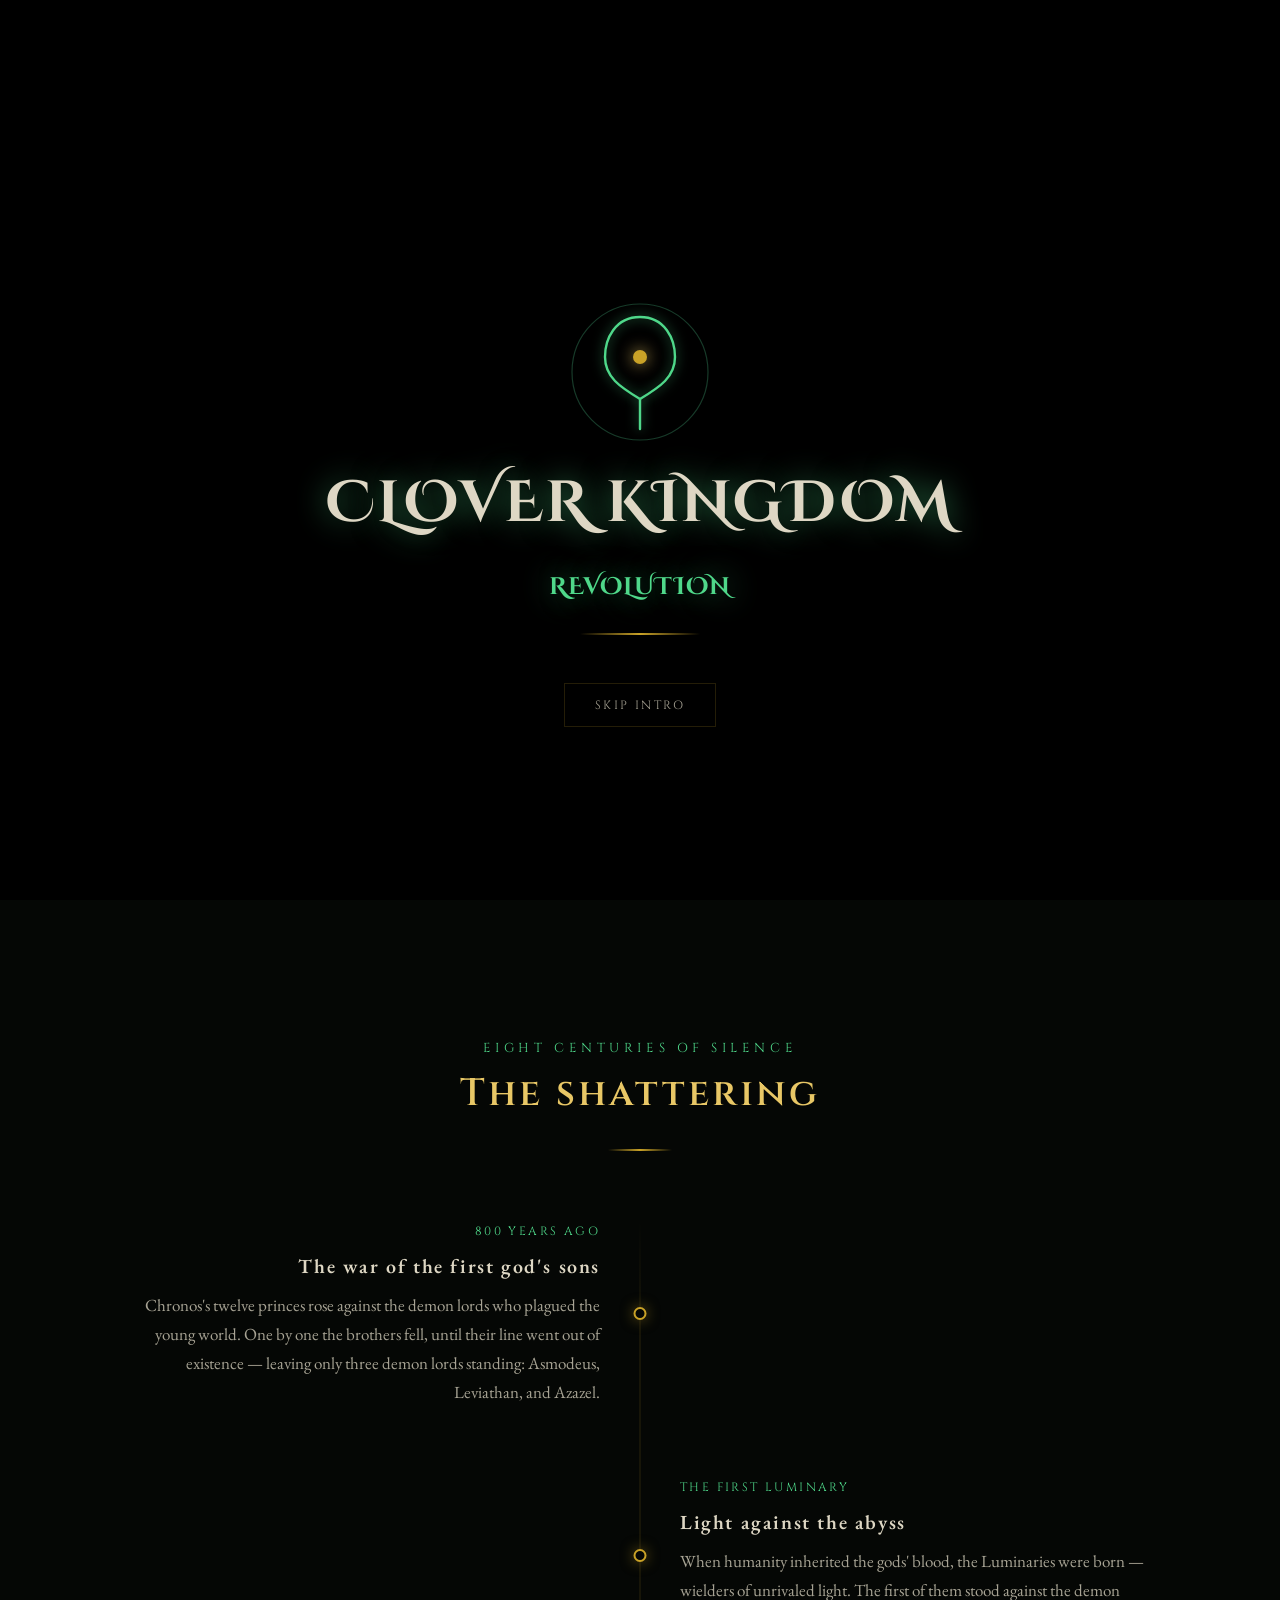
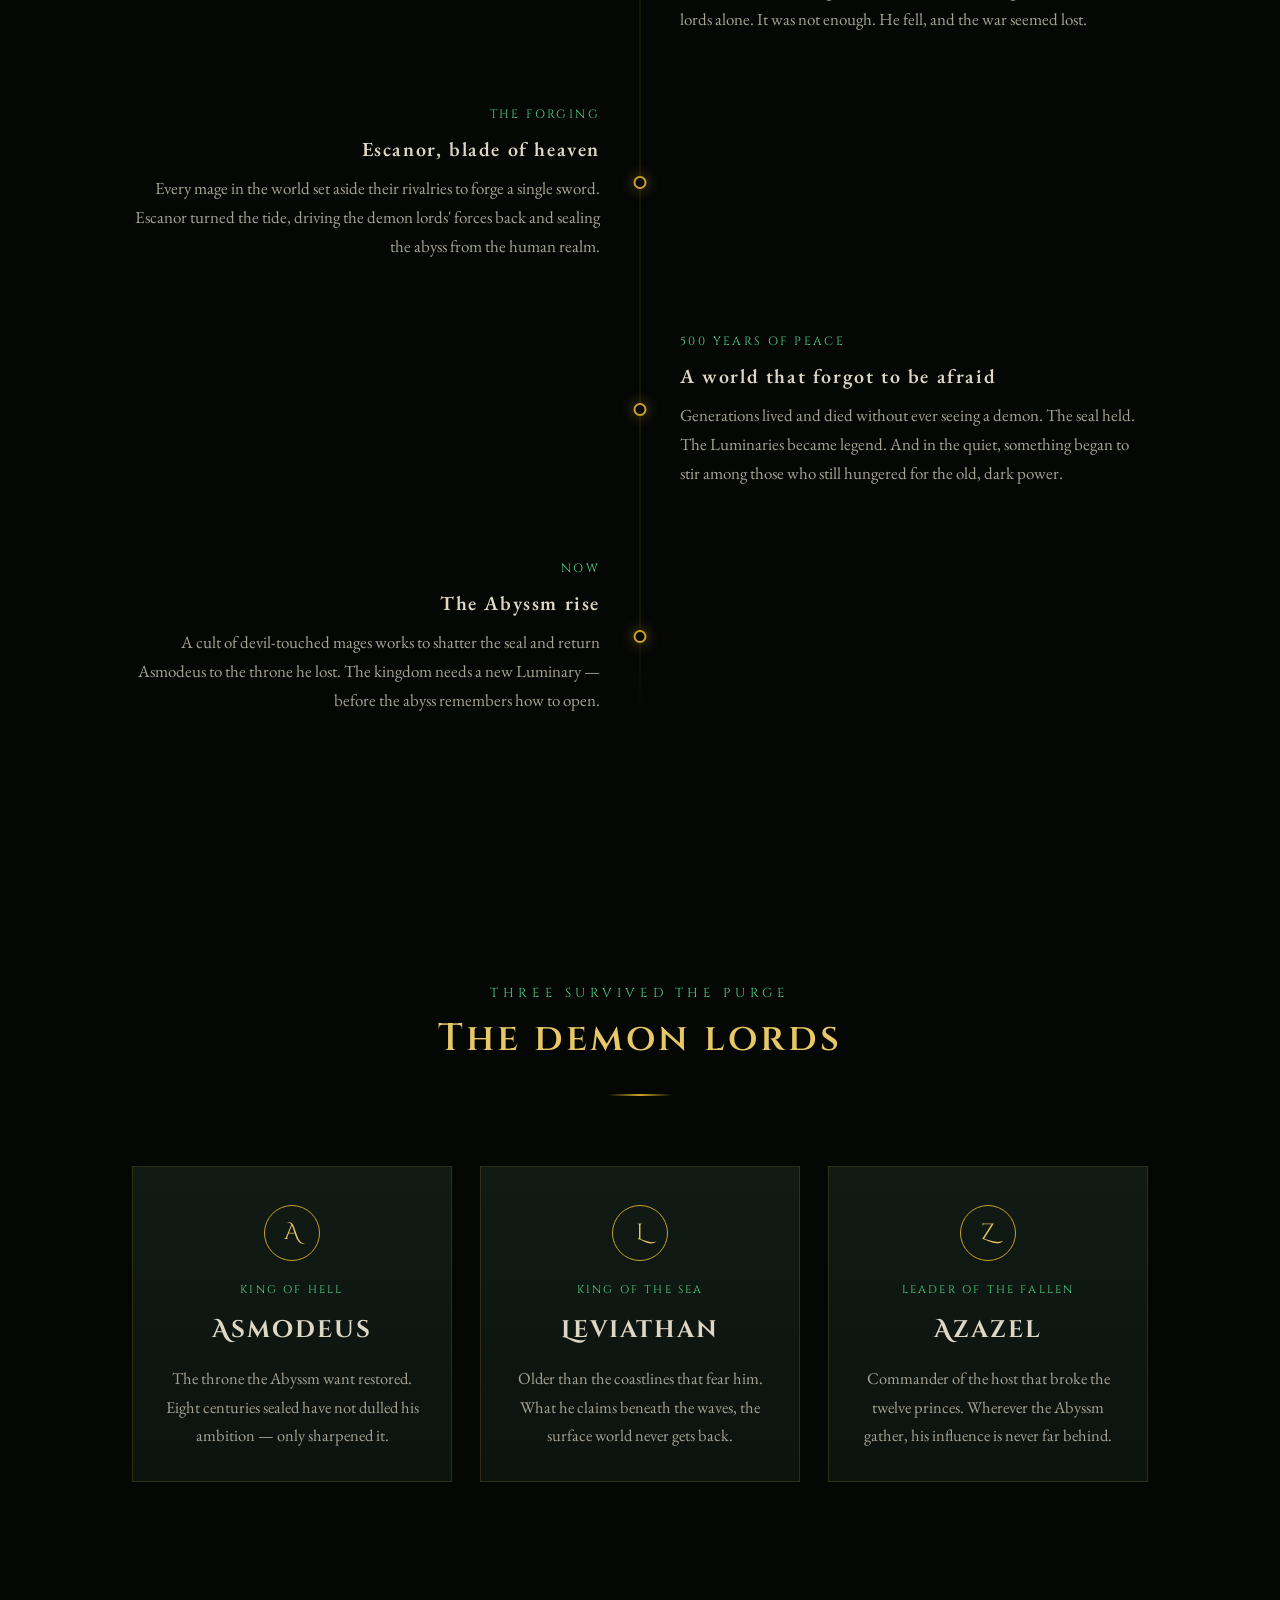
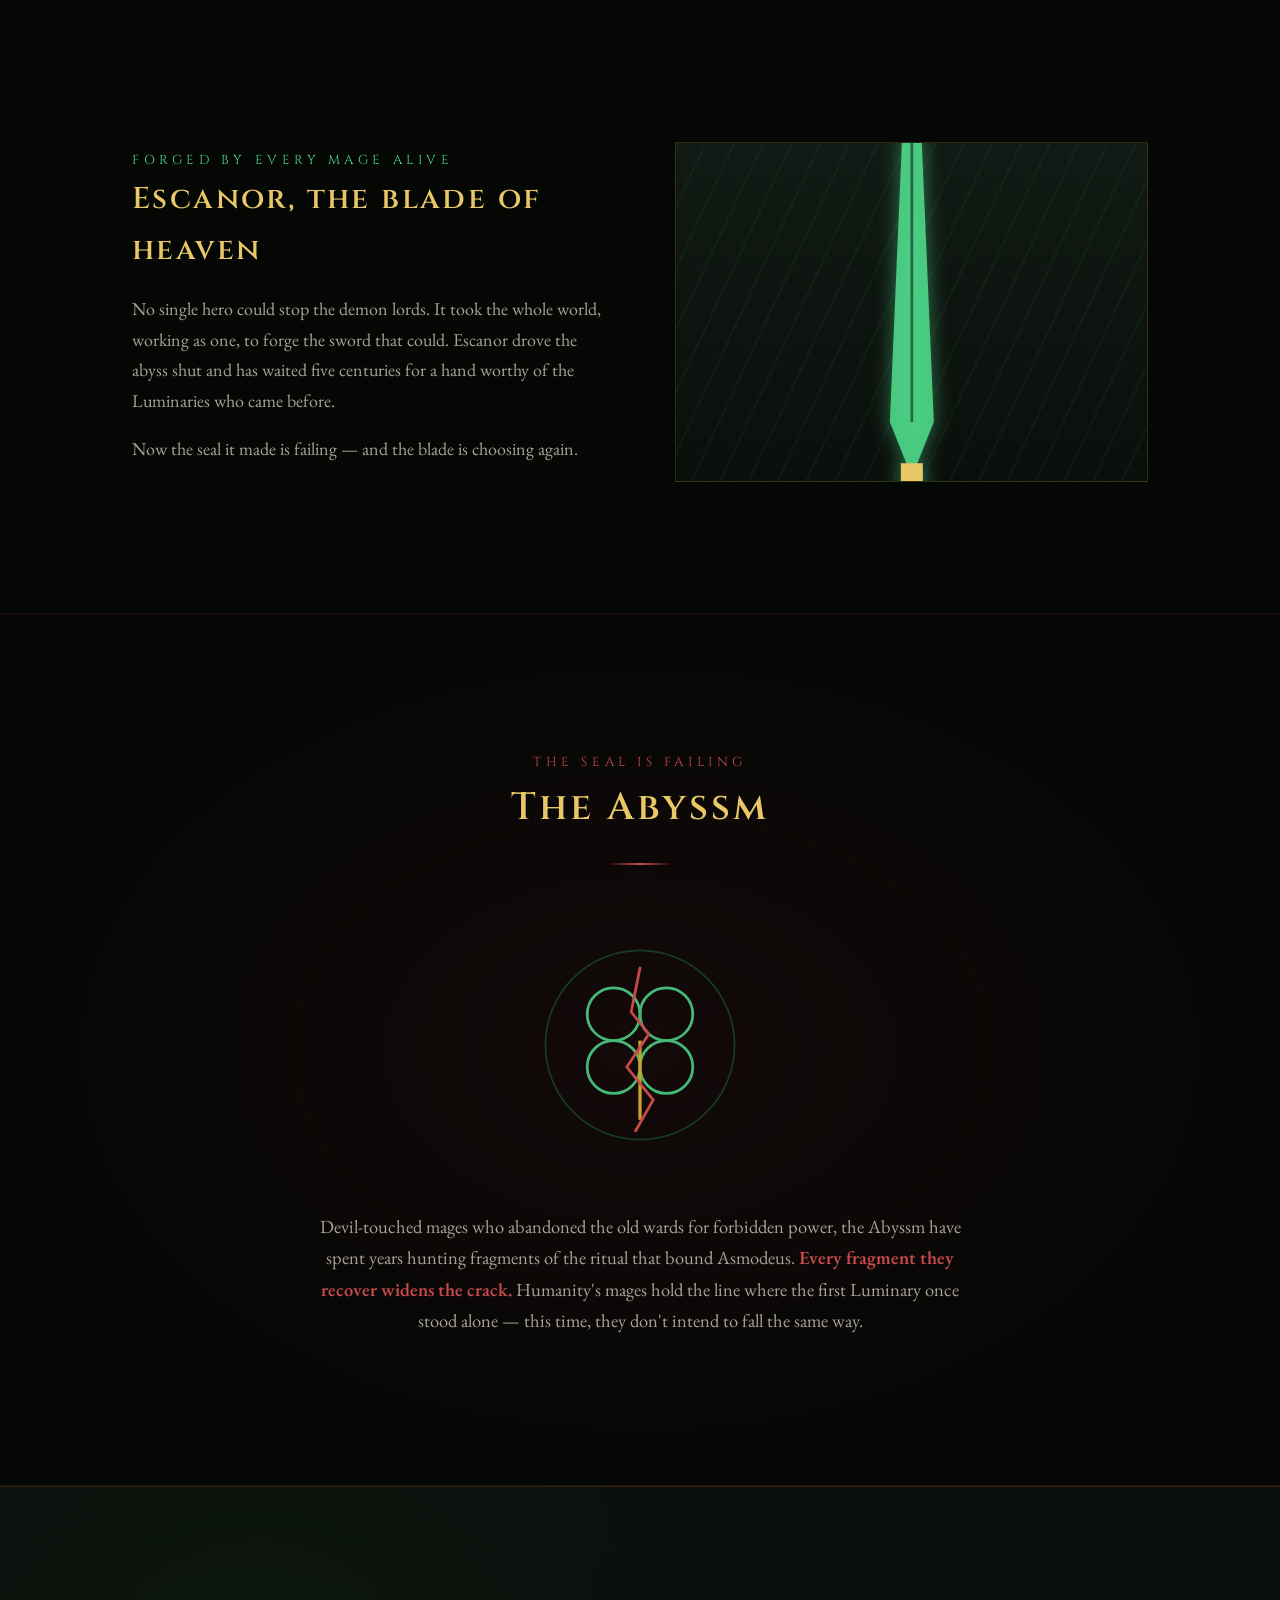
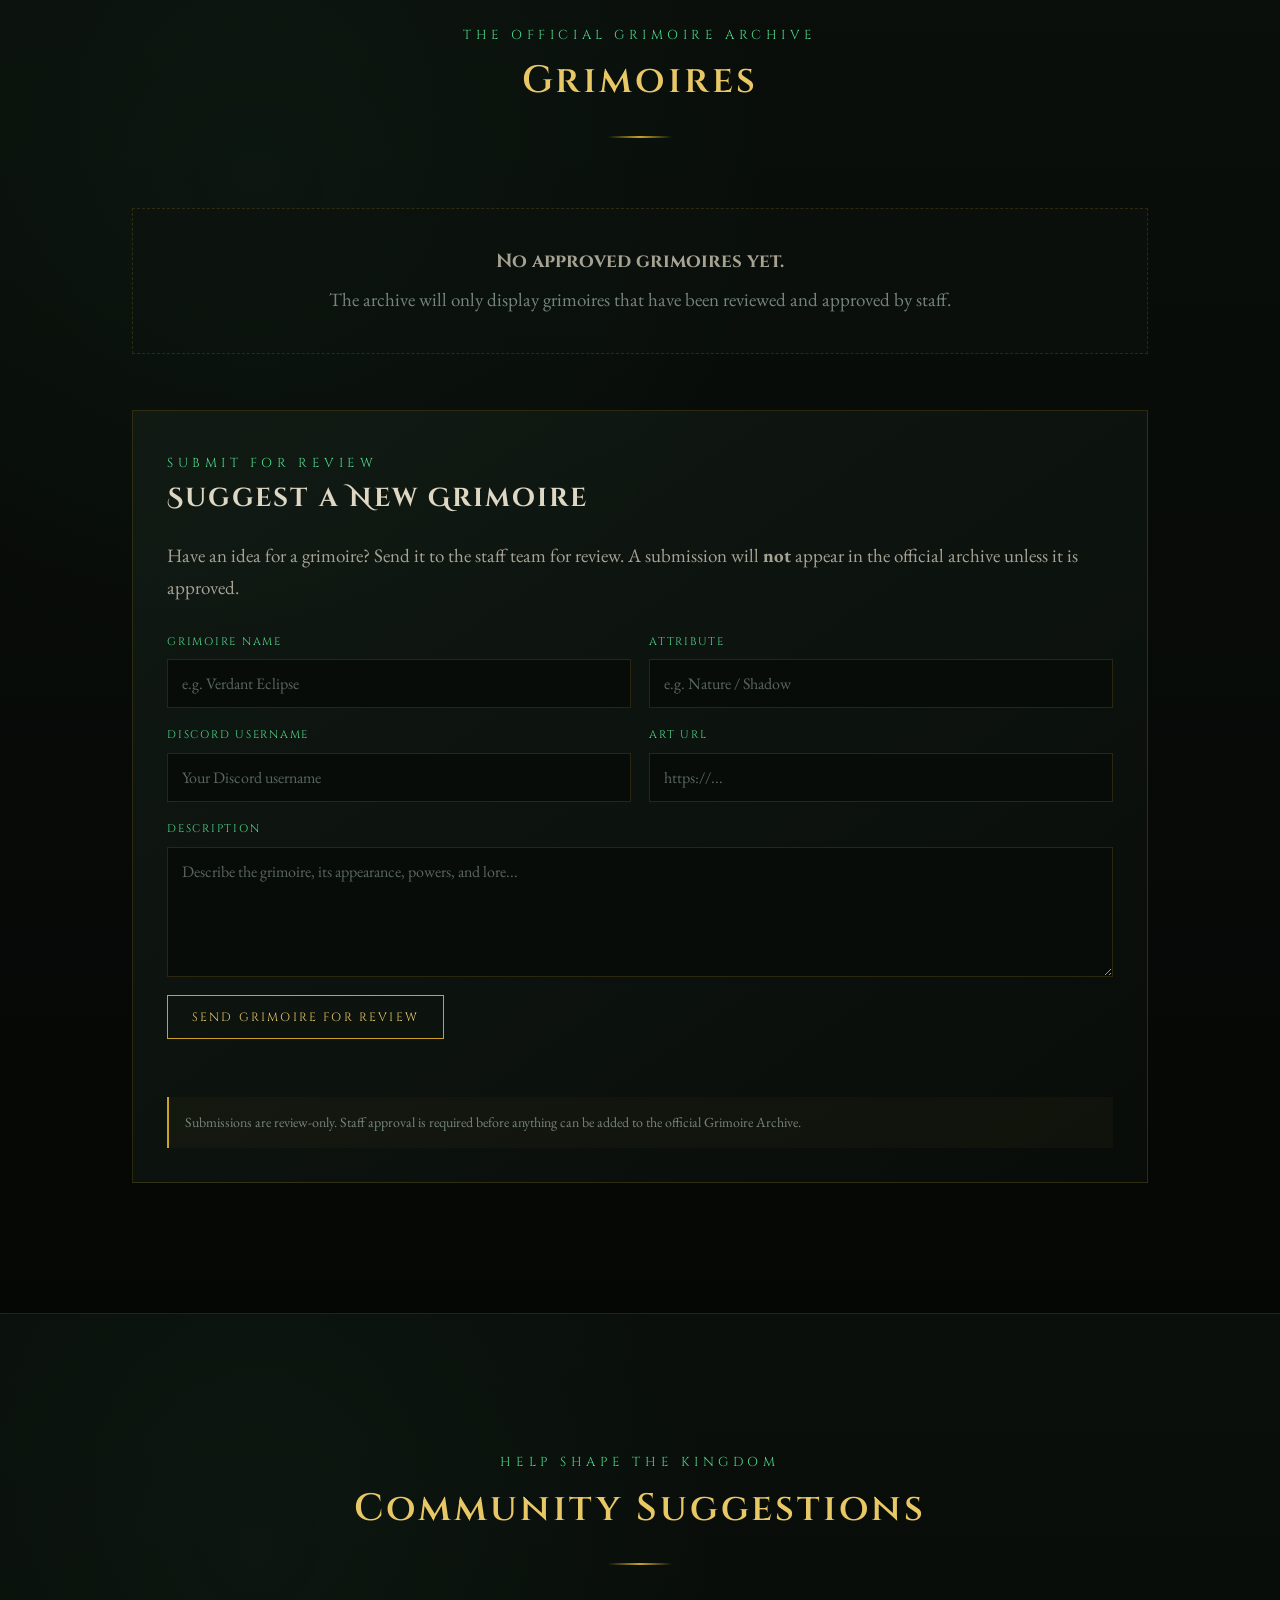
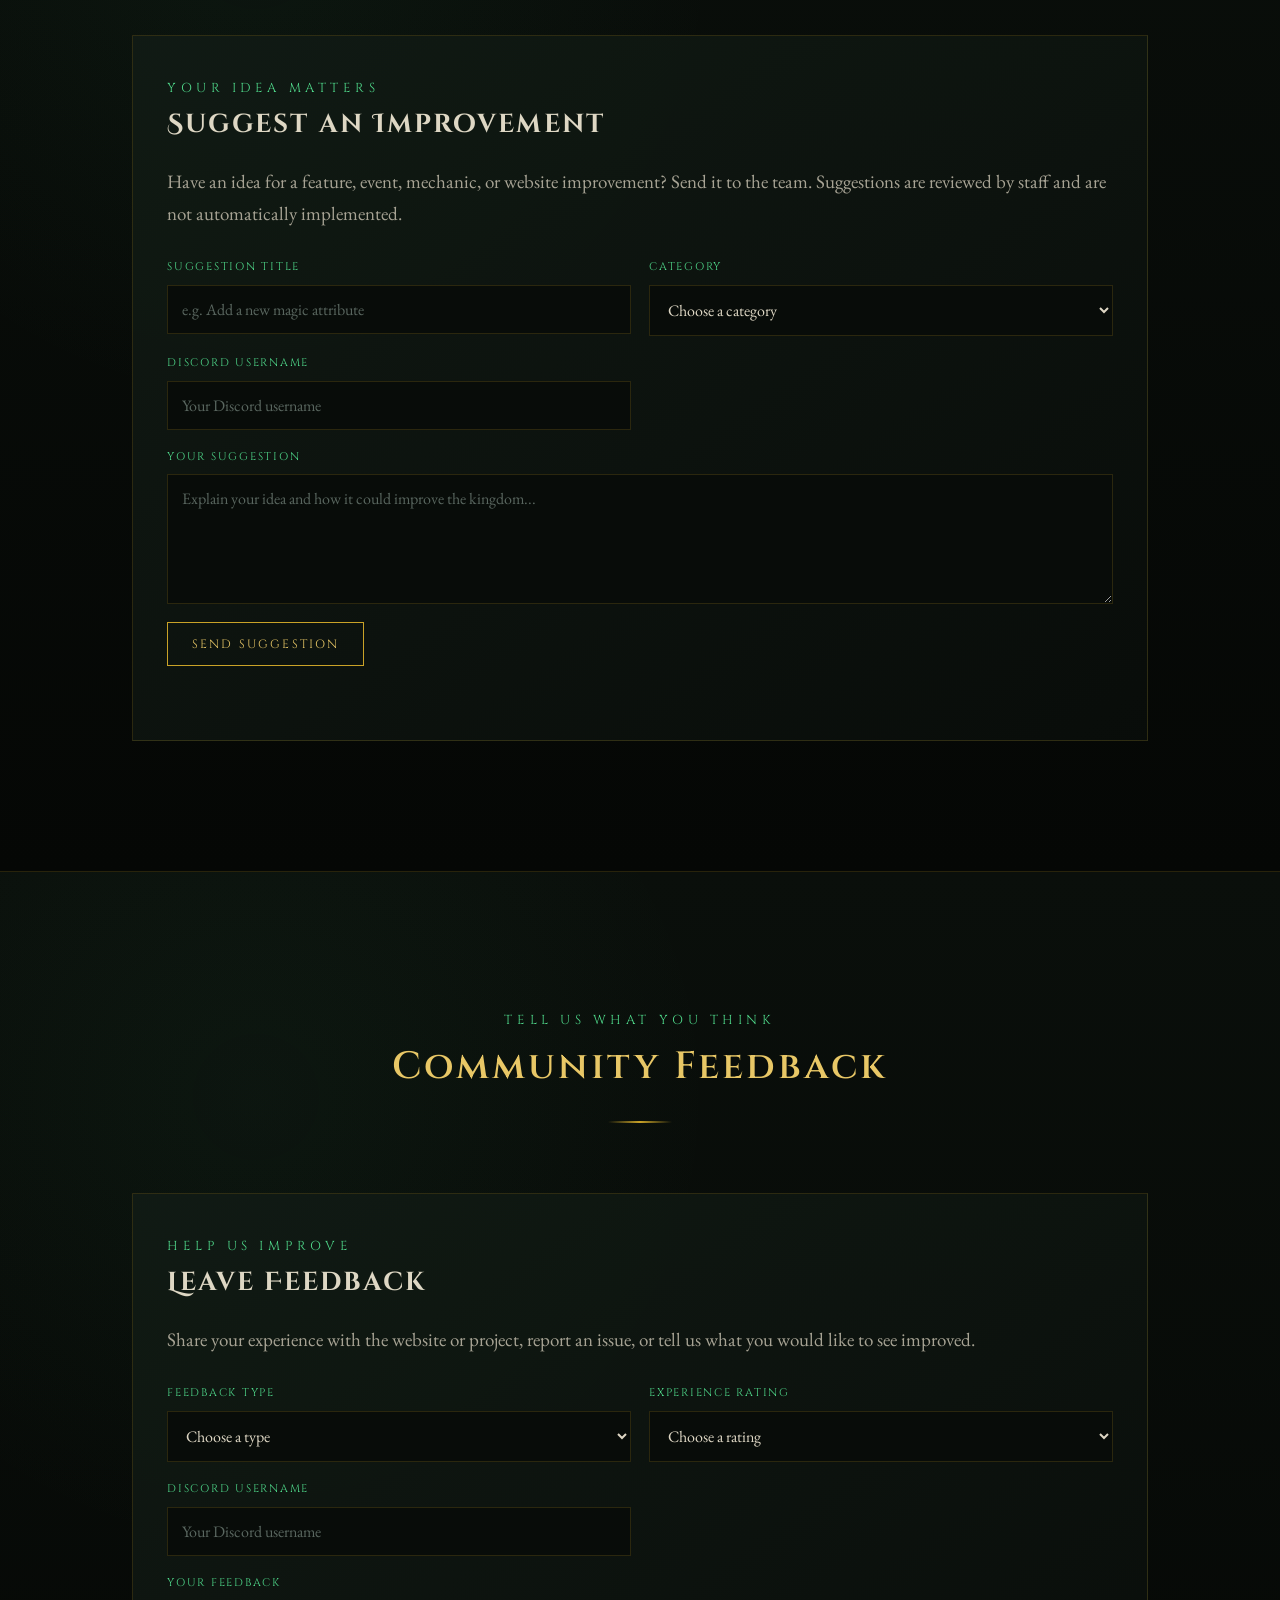
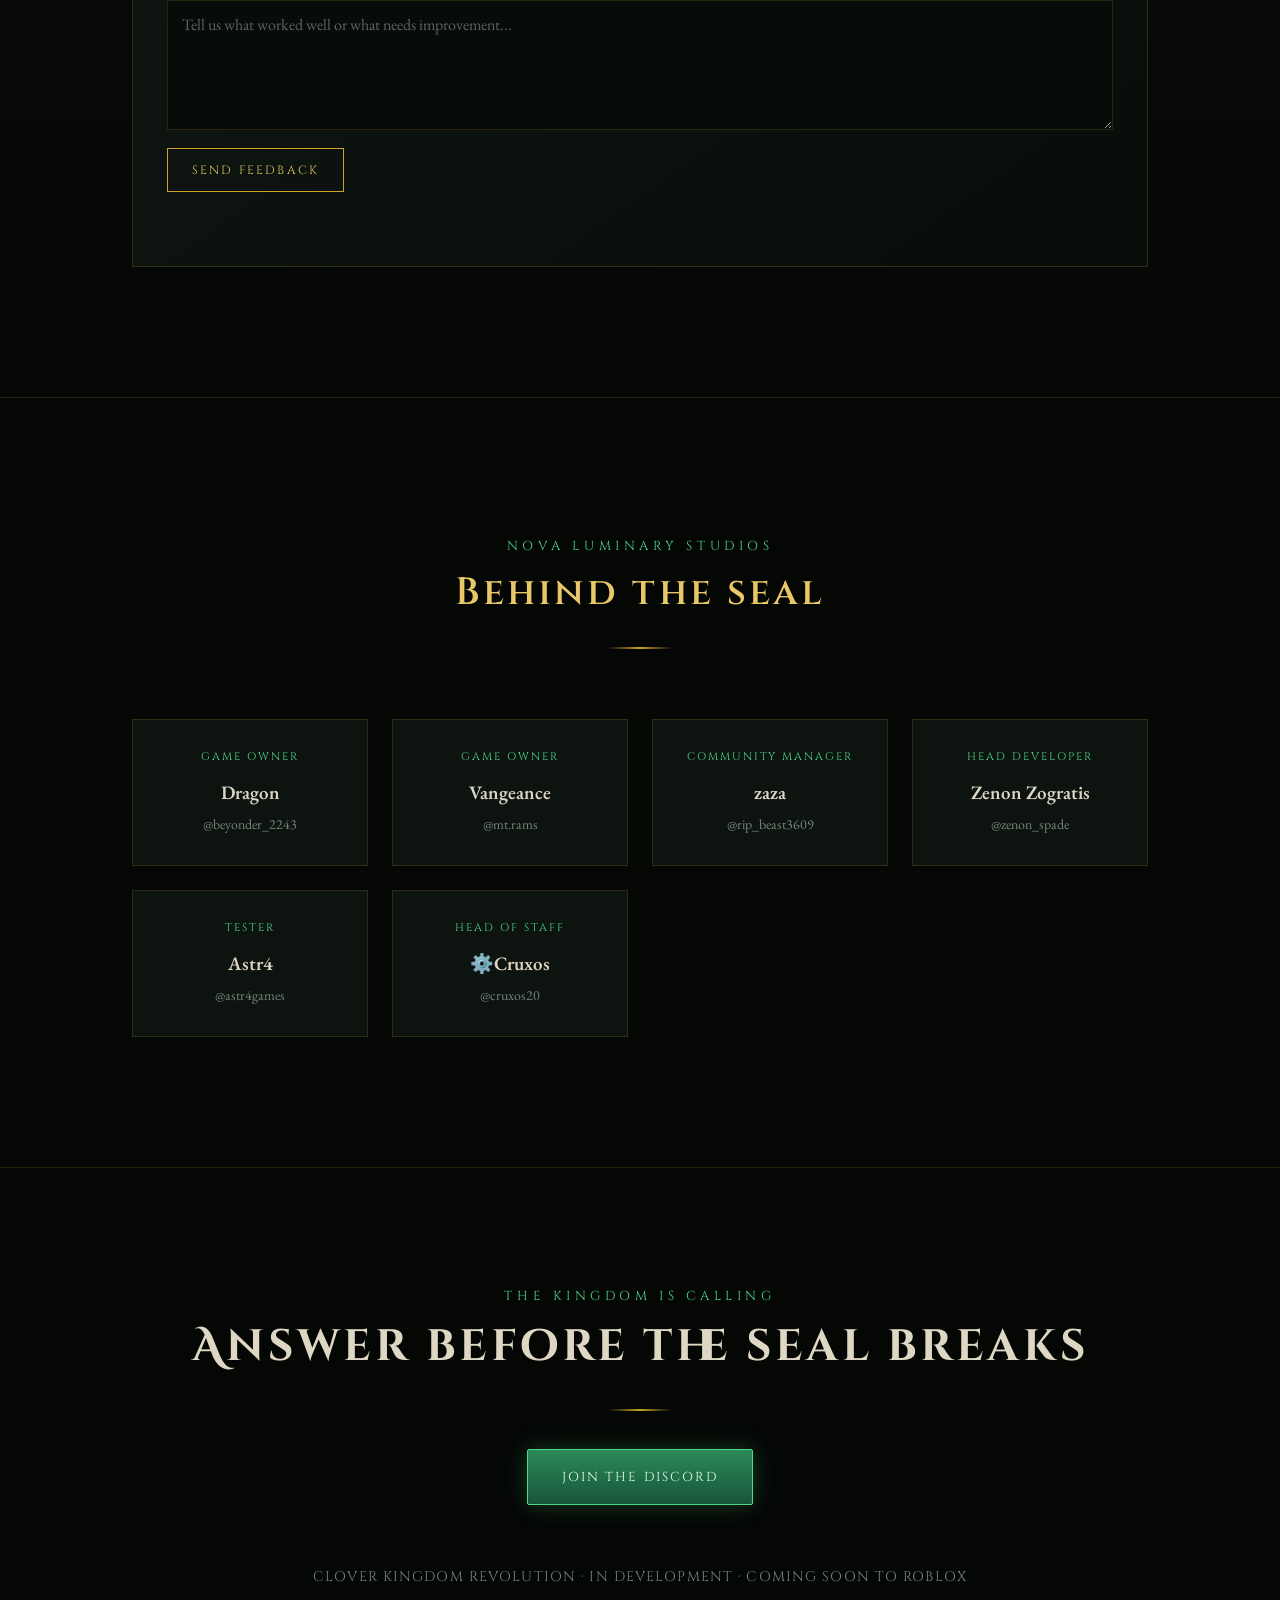
<file: index.html>
<!DOCTYPE html>
<html lang="en">
<head>
<meta charset="UTF-8">
<meta name="viewport" content="width=device-width, initial-scale=1.0">
<title>Clover Kingdom Revolution</title>
<link rel="preconnect" href="https://fonts.googleapis.com">
<link rel="preconnect" href="https://fonts.gstatic.com" crossorigin>
<link href="https://fonts.googleapis.com/css2?family=Cinzel+Decorative:wght@700;900&family=Cinzel:wght@500;600&family=EB+Garamond:ital,wght@0,400;0,500;0,600;1,400&display=swap" rel="stylesheet">
<style>
  :root{
    --void:#050705;
    --void-2:#0a0f0b;
    --panel:#0d130f;
    --panel-2:#111a14;
    --emerald:#1f6b45;
    --emerald-bright:#4fd88a;
    --emerald-dim:#173a29;
    --gold:#c9a227;
    --gold-bright:#e8c766;
    --parchment:#ded7c4;
    --parchment-dim:#a7a394;
    --muted:#75857c;
    --blood:#5c1520;
    --blood-bright:#c94a4a;
    --line: rgba(201,162,39,0.18);
  }
  *{box-sizing:border-box;}
  html{scroll-behavior:smooth;}
  body{
    margin:0;
    background:var(--void);
    color:var(--parchment);
    font-family:'EB Garamond', serif;
    font-size:19px;
    line-height:1.7;
    overflow-x:hidden;
  }
  h1,h2,h3{
    font-family:'Cinzel', serif;
    font-weight:600;
    letter-spacing:0.08em;
    color:var(--gold-bright);
    margin:0;
  }
  .eyebrow{
    font-family:'Cinzel', serif;
    font-size:13px;
    letter-spacing:0.35em;
    text-transform:uppercase;
    color:var(--emerald-bright);
    margin:0 0 14px;
  }
  a{color:var(--gold-bright);}
  .wrap{max-width:1080px; margin:0 auto; padding:0 32px;}
  .divider{
    width:64px; height:2px; margin:22px auto 0;
    background:linear-gradient(90deg, transparent, var(--gold), transparent);
  }
  .divider.left{margin-left:0;}

  /* ---------- NAV ---------- */
  nav{
    position:fixed; top:0; left:0; right:0; z-index:50;
    display:flex; align-items:center; justify-content:space-between;
    padding:18px 40px;
    background:linear-gradient(to bottom, rgba(5,7,5,0.92), transparent);
  }
  .brand{
    font-family:'Cinzel', serif; font-size:15px; letter-spacing:0.25em;
    color:var(--parchment); text-decoration:none;
  }
  .brand b{color:var(--gold-bright);}
  nav .links{display:flex; gap:34px;}
  nav .links a{
    color:var(--parchment-dim); text-decoration:none; font-family:'Cinzel', serif;
    font-size:12px; letter-spacing:0.18em; text-transform:uppercase;
    transition:color .25s;
  }
  nav .links a:hover{color:var(--emerald-bright);}

  /* ---------- HERO ---------- */
  .hero{
    position:relative; min-height:100vh;
    display:flex; align-items:flex-end;
    background:#000;
  }
  .hero img{
    position:absolute; inset:0; width:100%; height:100%; object-fit:cover;
    object-position: 50% 22%;
    opacity:0.88;
  }
  .hero::after{
    content:""; position:absolute; inset:0;
    background:
      linear-gradient(to top, var(--void) 2%, rgba(5,7,5,0.35) 42%, rgba(5,7,5,0.15) 65%, rgba(5,7,5,0.55) 100%);
  }
  .hero-content{
    position:relative; z-index:2; width:100%;
    padding:0 40px 76px; text-align:center;
  }
  .hero h1{
    font-family:'Cinzel Decorative', serif;
    font-size:clamp(40px, 7vw, 84px);
    line-height:1.05;
    color:var(--parchment);
    text-shadow: 0 0 28px rgba(79,216,138,0.35), 0 4px 18px rgba(0,0,0,0.8);
  }
  .hero h1 span{
    display:block; color:var(--emerald-bright);
    font-size:0.42em; letter-spacing:0.3em; margin-top:10px;
  }
  .hero p.tag{
    max-width:560px; margin:24px auto 0; color:var(--parchment-dim);
    font-style:italic; font-size:19px;
  }
  .cta-row{display:flex; gap:18px; justify-content:center; margin-top:38px; flex-wrap:wrap;}
  .btn{
    font-family:'Cinzel', serif; font-size:13px; letter-spacing:0.16em; text-transform:uppercase;
    padding:16px 34px; text-decoration:none; border-radius:2px;
    transition:transform .2s, box-shadow .2s, background .2s;
    display:inline-block;
  }
  .btn-primary{
    background:linear-gradient(180deg, #2a8a58, #17553a);
    color:#eafff0; border:1px solid var(--emerald-bright);
    box-shadow:0 0 22px rgba(79,216,138,0.25);
  }
  .btn-primary:hover{transform:translateY(-2px); box-shadow:0 0 32px rgba(79,216,138,0.45);}
  .btn-ghost{
    background:transparent; color:var(--gold-bright); border:1px solid var(--line);
  }
  .btn-ghost:hover{border-color:var(--gold); transform:translateY(-2px);}
  .scroll-cue{
    position:absolute; bottom:24px; left:50%; transform:translateX(-50%);
    z-index:2; width:18px; height:30px; border:1px solid rgba(222,215,196,0.4);
    border-radius:10px;
  }
  .scroll-cue::before{
    content:""; position:absolute; top:6px; left:50%; width:3px; height:6px;
    background:var(--emerald-bright); border-radius:2px; transform:translateX(-50%);
    animation:scrollpulse 1.8s infinite;
  }
  @keyframes scrollpulse{ 0%{opacity:1; top:6px;} 70%{opacity:0;} 100%{opacity:0; top:16px;} }

  /* ---------- SECTION GENERAL ---------- */
  section{padding:130px 0; position:relative;}
  .section-head{text-align:center; max-width:680px; margin:0 auto 70px;}
  .section-head h2{font-size:clamp(26px,3.4vw,38px);}
  .section-head .divider{margin-top:22px;}
  .reveal{opacity:0; transform:translateY(28px); transition:opacity .8s ease, transform .8s ease;}
  .reveal.in{opacity:1; transform:translateY(0);}

  /* ---------- TIMELINE (the shattering) ---------- */
  .timeline{position:relative; margin-top:20px;}
  .timeline::before{
    content:""; position:absolute; left:50%; top:0; bottom:0; width:1px;
    background:linear-gradient(to bottom, transparent, var(--line) 10%, var(--line) 90%, transparent);
    transform:translateX(-50%);
  }
  .t-row{display:flex; align-items:center; margin-bottom:70px; position:relative;}
  .t-row:last-child{margin-bottom:0;}
  .t-side{width:calc(50% - 40px);}
  .t-row .t-side:first-child{text-align:right; padding-right:0;}
  .t-row .t-side:last-child{padding-left:0;}
  .t-row.reverse{flex-direction:row-reverse;}
  .t-row.reverse .t-side:first-child{text-align:left;}
  .t-mark{
    position:absolute; left:50%; transform:translateX(-50%);
    width:13px; height:13px; border-radius:50%;
    background:var(--void); border:2px solid var(--gold);
    box-shadow:0 0 14px rgba(201,162,39,0.5);
  }
  .t-era{font-family:'Cinzel', serif; font-size:12px; letter-spacing:0.2em; color:var(--emerald-bright); text-transform:uppercase; margin-bottom:8px; display:block;}
  .t-side h3{font-size:20px; color:var(--parchment); font-family:'EB Garamond', serif; font-weight:600; margin-bottom:8px;}
  .t-side p{color:var(--parchment-dim); font-size:17px; margin:0;}
  .t-empty{width:calc(50% - 40px);}

  /* ---------- DEMON LORDS ---------- */
  .lords{
    display:grid; grid-template-columns:repeat(3,1fr); gap:28px;
  }
  .lord-card{
    background:linear-gradient(180deg, var(--panel-2), var(--panel));
    border:1px solid var(--line);
    padding:38px 28px 32px;
    text-align:center;
    position:relative;
    transition:transform .3s, border-color .3s;
  }
  .lord-card:hover{transform:translateY(-6px); border-color:var(--gold);}
  .lord-sigil{
    width:56px; height:56px; margin:0 auto 20px;
    border:1px solid var(--gold);
    border-radius:50%;
    display:flex; align-items:center; justify-content:center;
    color:var(--gold-bright); font-family:'Cinzel Decorative', serif; font-size:22px;
  }
  .lord-card .domain{
    display:block; font-family:'Cinzel', serif; font-size:11px;
    letter-spacing:0.2em; text-transform:uppercase; color:var(--emerald-bright); margin-bottom:10px;
  }
  .lord-card h3{font-size:24px; font-family:'Cinzel Decorative', serif; color:var(--parchment); margin-bottom:14px;}
  .lord-card p{color:var(--parchment-dim); font-size:16.5px; margin:0;}

  /* ---------- ESCANOR / LUMINARIES ---------- */
  .split{
    display:grid; grid-template-columns:1fr 1fr; gap:70px; align-items:center;
  }
  .split h2{font-size:30px; margin-bottom:18px;}
  .split p{color:var(--parchment-dim); font-size:18px;}
  .blade-frame{
    height:340px; border:1px solid var(--line);
    background:
      repeating-linear-gradient(115deg, rgba(79,216,138,0.05) 0 2px, transparent 2px 26px),
      linear-gradient(180deg, var(--panel-2), var(--void-2));
    position:relative; overflow:hidden;
    display:flex; align-items:center; justify-content:center;
  }
  .blade-frame svg{width:70%; height:auto;}
  .blade-glow{filter:drop-shadow(0 0 10px rgba(79,216,138,0.55));}

  /* ---------- THE ABYSSM (signature: cracking seal) ---------- */
  .abyssm{
    background:radial-gradient(ellipse at center, rgba(92,21,32,0.16), var(--void) 70%);
    border-top:1px solid rgba(92,21,32,0.4);
    border-bottom:1px solid rgba(92,21,32,0.4);
  }
  .abyssm .section-head .divider{
    background:linear-gradient(90deg, transparent, var(--blood-bright), transparent);
  }
  .abyssm .eyebrow{color:var(--blood-bright);}
  .seal-wrap{
    display:flex; justify-content:center; margin:10px 0 56px;
  }
  .seal-wrap svg{width:220px; height:220px;}
  .abyssm-copy{
    max-width:680px; margin:0 auto; text-align:center; color:var(--parchment-dim); font-size:18.5px;
  }
  .abyssm-copy strong{color:var(--blood-bright); font-weight:600; font-style:normal;}



  /* ---------- GRIMOIRE ARCHIVE / SUGGESTIONS ---------- */
  .grimoires-section{
    border-top:1px solid var(--line);
    background:
      radial-gradient(circle at 20% 20%, rgba(79,216,138,0.045), transparent 34%),
      linear-gradient(180deg, var(--void-2), var(--void));
  }
  .grimoire-grid{
    display:grid; grid-template-columns:repeat(auto-fit,minmax(220px,1fr)); gap:24px;
  }
  .grimoire-card{
    position:relative; overflow:hidden; min-height:285px; padding:28px 24px 24px;
    background:linear-gradient(145deg, #131a15, #090d0a);
    border:1px solid var(--line);
    box-shadow:0 18px 45px rgba(0,0,0,0.24);
  }
  .grimoire-card::before{
    content:""; position:absolute; inset:0; pointer-events:none;
    background:linear-gradient(120deg, rgba(201,162,39,0.06), transparent 38%, rgba(79,216,138,0.035));
  }
  .grimoire-card .book-mark{
    width:52px; height:68px; margin-bottom:22px; position:relative;
    border:1px solid rgba(201,162,39,0.42);
    background:linear-gradient(90deg, #101711, #172219 55%, #0a0f0b);
    box-shadow:inset 7px 0 0 rgba(201,162,39,0.08), 0 0 20px rgba(79,216,138,0.06);
  }
  .grimoire-card .book-mark::after{
    content:"✦"; position:absolute; inset:0; display:grid; place-items:center;
    color:var(--gold-bright); font-size:20px;
  }
  .grimoire-card .attribute{
    display:block; color:var(--emerald-bright); font-family:'Cinzel',serif;
    font-size:11px; letter-spacing:0.18em; text-transform:uppercase; margin-bottom:8px;
  }
  .grimoire-card h3{margin-bottom:10px; color:var(--parchment); font-size:22px;}
  .grimoire-card p{color:var(--parchment-dim); font-size:16px; margin:0;}
  .grimoire-card .approved{
    display:inline-block; margin-top:22px; padding:5px 9px;
    border:1px solid rgba(79,216,138,0.25); color:var(--emerald-bright);
    font-family:'Cinzel',serif; font-size:10px; letter-spacing:0.14em; text-transform:uppercase;
  }
  .grimoire-empty{
    padding:36px 24px; text-align:center; border:1px dashed var(--line);
    color:var(--muted); background:rgba(13,19,15,0.5);
  }
  .grimoire-empty strong{display:block; color:var(--parchment-dim); font-family:'Cinzel',serif; margin-bottom:7px;}
  .suggestion-panel{
    margin-top:56px; padding:34px; border:1px solid var(--line);
    background:linear-gradient(145deg, rgba(17,26,20,0.96), rgba(9,13,10,0.96));
  }
  .suggestion-panel h3{font-family:'Cinzel Decorative',serif; color:var(--parchment); font-size:26px; margin-bottom:8px;}
  .suggestion-panel > p{color:var(--parchment-dim); margin-bottom:28px;}
  .suggestion-form{display:grid; gap:18px;}
  .form-grid{display:grid; grid-template-columns:1fr 1fr; gap:18px;}
  .form-field{display:flex; flex-direction:column; gap:8px;}
  .form-field.full{grid-column:1/-1;}
  .form-field label{
    color:var(--emerald-bright); font-family:'Cinzel',serif; font-size:11px;
    letter-spacing:0.16em; text-transform:uppercase;
  }
  .form-field input,.form-field select,.form-field textarea{
    width:100%; box-sizing:border-box; border:1px solid rgba(201,162,39,0.18);
    background:#080c09; color:var(--parchment); padding:13px 14px;
    font:16px 'EB Garamond',serif; outline:none; transition:border-color .2s, box-shadow .2s;
  }
  .form-field textarea{min-height:130px; resize:vertical;}
  .form-field input:focus,.form-field select:focus,.form-field textarea:focus{
    border-color:rgba(79,216,138,0.55); box-shadow:0 0 0 3px rgba(79,216,138,0.07);
  }
  .form-field input::placeholder,.form-field textarea::placeholder{color:#59665f;}
  .submit-grimoire{
    justify-self:start; border:1px solid var(--gold); background:transparent; color:var(--gold-bright);
    padding:13px 24px; cursor:pointer; font:12px 'Cinzel',serif; letter-spacing:0.18em;
    text-transform:uppercase; transition:background .2s,color .2s,border-color .2s;
  }
  .submit-grimoire:hover{background:var(--gold); color:var(--void);}
  .submit-grimoire:disabled{opacity:.55; cursor:wait;}
  .form-status{min-height:22px; font-size:15px; color:var(--muted);}
  .form-status.success{color:var(--emerald-bright);}
  .form-status.error{color:var(--blood-bright);}
  .review-note{
    margin-top:18px; padding:14px 16px; border-left:2px solid var(--gold);
    color:var(--muted); background:rgba(201,162,39,0.035); font-size:14px;
  }

  /* ---------- FOOTER / FINAL CTA ---------- */
  footer{
    text-align:center; padding:110px 0 60px;
    border-top:1px solid var(--line);
  }
  footer h2{font-size:clamp(28px,4vw,44px); font-family:'Cinzel Decorative', serif; color:var(--parchment);}
  footer .divider{margin:24px auto 34px;}
  footer .fine{color:var(--muted); font-size:14px; margin-top:60px; font-family:'Cinzel', serif; letter-spacing:0.08em;}

  /* ---------- INTRO SPLASH (cinematic) ---------- */
  #splash{
    position:fixed; inset:0; z-index:200;
    background:#000;
    display:flex; flex-direction:column; align-items:center; justify-content:center;
    overflow:hidden;
    transition:opacity 1s ease, visibility 1s ease;
  }
  #splash.hide{opacity:0; visibility:hidden; pointer-events:none;}
  #splash.hide-cut{opacity:1 !important;}

  .splash-bg{
    position:absolute; inset:-4%; z-index:0;
    background:radial-gradient(ellipse at 50% 45%, #0a1410 0%, #050705 55%, #000 100%);
    animation:bg-zoom 17s ease-out forwards;
    transform-origin:50% 50%;
  }
  @keyframes bg-zoom{ from{transform:scale(1);} to{transform:scale(1.12);} }

  .letterbox{
    position:absolute; left:0; right:0; z-index:5; background:#000;
    height:0; animation:letterbox-in .8s cubic-bezier(.2,.8,.2,1) forwards;
  }
  .letterbox.top{top:0;}
  .letterbox.bottom{bottom:0;}
  @keyframes letterbox-in{ to{height:9%;} }
  #splash.hide-cut .letterbox{transition:none;}

  .grain{
    position:absolute; inset:-50%; z-index:4; pointer-events:none; opacity:0.05; mix-blend-mode:overlay;
    background-image:radial-gradient(rgba(255,255,255,0.9) 0.6px, transparent 0.6px);
    background-size:3px 3px;
    animation:grain-shift .4s steps(4) infinite;
  }
  @keyframes grain-shift{
    0%{transform:translate(0,0);} 25%{transform:translate(-1%,1%);}
    50%{transform:translate(1%,-1%);} 75%{transform:translate(-1%,-1%);} 100%{transform:translate(0,0);}
  }

  .flare{
    position:absolute; inset:0; z-index:6; pointer-events:none;
    background:radial-gradient(circle at 50% 55%, rgba(79,216,138,0.55), rgba(79,216,138,0) 60%);
    opacity:0;
  }
  .flare.f1{animation:flare-pulse 1.1s ease forwards; animation-delay:13.25s;}
  .flare.f2{
    background:radial-gradient(circle at 50% 45%, rgba(232,199,102,0.5), rgba(232,199,102,0) 55%);
    animation:flare-pulse 1.3s ease forwards; animation-delay:13.75s;
  }
  @keyframes flare-pulse{
    0%{opacity:0;} 30%{opacity:1;} 100%{opacity:0;}
  }

  .cut-flash{
    position:absolute; inset:0; z-index:7; background:#000; opacity:0; pointer-events:none;
    animation:cut-flash 1.1s ease forwards; animation-delay:16.55s;
  }
  @keyframes cut-flash{ 0%{opacity:0;} 55%{opacity:1;} 100%{opacity:1;} }

  .embers{position:absolute; inset:0; pointer-events:none; z-index:1;}
  .ember{
    position:absolute; bottom:-10px; width:3px; height:3px; border-radius:50%;
    background:var(--emerald-bright); box-shadow:0 0 6px 1px rgba(79,216,138,0.7);
    opacity:0; animation:ember-rise linear infinite;
  }
  @keyframes ember-rise{
    0%{opacity:0; transform:translateY(0) translateX(0);}
    8%{opacity:0.9;}
    90%{opacity:0.3;}
    100%{opacity:0; transform:translateY(-92vh) translateX(var(--drift,20px));}
  }

  .splash-vignette{
    position:absolute; inset:0; z-index:2; box-shadow:inset 0 0 160px 60px #000;
    opacity:0; animation:vig-in 2s ease forwards; animation-delay:.2s;
  }
  @keyframes vig-in{ to{opacity:1;} }

  .splash-studio{
    position:relative; z-index:8;
    font-family:'Cinzel', serif; font-size:12px; letter-spacing:0.5em; text-transform:uppercase;
    color:var(--parchment-dim); text-align:center;
    opacity:0; transform:translateY(6px);
    animation:studio-in 2.2s ease forwards;
    animation-delay:.4s;
  }
  @keyframes studio-in{
    0%{opacity:0; transform:translateY(6px);}
    26%{opacity:1; transform:translateY(0);}
    70%{opacity:1;}
    100%{opacity:0;}
  }

  .credits-stage{
    position:relative; z-index:8;
    width:min(86vw, 360px); height:78px;
    opacity:0;
    animation:stage-fade .4s ease forwards;
    animation-delay:2.4s;
  }
  @keyframes stage-fade{ to{opacity:1;} }
  .credit-item{
    position:absolute; inset:0;
    display:flex; flex-direction:column; align-items:center; justify-content:center;
    opacity:0;
    animation-name:credit-cycle; animation-timing-function:ease; animation-fill-mode:forwards;
  }
  @keyframes credit-cycle{
    0%{opacity:0; transform:translateY(10px) scale(0.97);}
    12%{opacity:1; transform:translateY(0) scale(1);}
    80%{opacity:1; transform:translateY(0) scale(1);}
    100%{opacity:0; transform:translateY(-8px) scale(0.98);}
  }
  .credit-item .role{
    font-family:'Cinzel', serif; font-size:11px; letter-spacing:0.28em; text-transform:uppercase;
    color:var(--emerald-bright); margin-bottom:9px;
  }
  .credit-item .who{
    font-family:'Cinzel Decorative', serif; font-size:24px; color:var(--parchment);
    text-shadow:0 0 16px rgba(79,216,138,0.35);
  }
  .credit-item .handle{
    font-size:14px; color:var(--muted); margin-top:5px; font-family:'EB Garamond', serif;
  }

  .splash-crest{
    position:relative; z-index:8; width:150px; height:150px; margin:26px 0 8px;
    opacity:0;
    animation:crest-in .9s ease forwards;
    animation-delay:10.95s;
  }
  @keyframes crest-in{
    0%{opacity:0; transform:scale(0.82);}
    100%{opacity:1; transform:scale(1);}
  }
  .splash-crest svg{width:100%; height:100%;}
  .crest-ring{
    fill:none; stroke:var(--emerald-dim); stroke-width:1.2;
  }
  .crest-line{
    fill:none; stroke:var(--emerald-bright); stroke-width:2.4; stroke-linecap:round;
    stroke-dasharray:340; stroke-dashoffset:340;
    filter:drop-shadow(0 0 6px rgba(79,216,138,0.65));
    animation:crest-draw 2.1s cubic-bezier(.4,.1,.2,1) forwards;
    animation-delay:11.15s;
  }
  .crest-gem{
    fill:var(--gold); opacity:0;
    animation:gem-in .6s ease forwards; animation-delay:13.25s;
    filter:drop-shadow(0 0 8px rgba(232,199,102,0.8));
  }
  @keyframes crest-draw{ to{stroke-dashoffset:0;} }
  @keyframes gem-in{ to{opacity:1;} }

  .splash-title{
    position:relative; z-index:8; text-align:center;
    opacity:0;
    animation:title-in 1.6s ease forwards;
    animation-delay:13.75s;
  }
  @keyframes title-in{
    0%{opacity:0; transform:translateY(14px);}
    100%{opacity:1; transform:translateY(0);}
  }
  .splash-title h1{
    font-family:'Cinzel Decorative', serif;
    font-size:clamp(30px,6.4vw,58px);
    color:var(--parchment);
    letter-spacing:0.5em;
    text-shadow:0 0 30px rgba(79,216,138,0.55), 0 2px 20px rgba(0,0,0,0.9);
    animation:tracking-in 1.8s cubic-bezier(.2,.7,.2,1) forwards;
    animation-delay:13.75s;
  }
  @keyframes tracking-in{
    0%{letter-spacing:0.5em; opacity:0;}
    40%{opacity:1;}
    100%{letter-spacing:0.04em; opacity:1;}
  }
  .splash-title h1 span{
    display:block; color:var(--emerald-bright);
    font-size:0.42em; letter-spacing:0.5em; margin-top:12px;
    animation:tracking-in 1.8s cubic-bezier(.2,.7,.2,1) forwards;
    animation-delay:14.05s;
  }
  .splash-divider{
    position:relative; z-index:8; height:2px; width:0;
    margin:26px auto 0;
    background:linear-gradient(90deg, transparent, var(--gold), transparent);
    animation:divider-grow 1s ease forwards; animation-delay:15.85s;
  }
  @keyframes divider-grow{ to{width:120px;} }

  .skip-btn{
    position:relative; z-index:8;
    margin-top:48px; background:transparent; border:1px solid var(--line);
    color:var(--parchment-dim); font-family:'Cinzel', serif; font-size:12px;
    letter-spacing:0.2em; text-transform:uppercase; padding:13px 30px; cursor:pointer;
    transition:border-color .25s, color .25s;
    opacity:0; animation:skip-in 1s ease forwards; animation-delay:1.2s;
  }
  @keyframes skip-in{ to{opacity:1;} }
  .skip-btn:hover{border-color:var(--gold); color:var(--gold-bright);}
  .skip-btn:focus-visible{outline:1px solid var(--gold-bright); outline-offset:3px;}

  @media (prefers-reduced-motion: reduce){
    #splash *{animation-duration:.01s !important; animation-delay:0s !important;}
  }

  /* ---------- TEAM / CREDITS ---------- */
  .team{border-top:1px solid var(--line);}
  .team-grid{
    display:grid; grid-template-columns:repeat(auto-fit,minmax(190px,1fr)); gap:24px;
  }
  .team-card{
    text-align:center; padding:28px 16px;
    background:var(--panel); border:1px solid var(--line);
  }
  .team-card .role{
    display:block; font-family:'Cinzel', serif; font-size:11px; letter-spacing:0.18em;
    text-transform:uppercase; color:var(--emerald-bright); margin-bottom:10px;
  }
  .team-card .who{color:var(--parchment); font-size:19px; font-weight:600;}
  .team-card .handle{display:block; color:var(--muted); font-size:14px; margin-top:4px;}

  @media (max-width:820px){
    .lords{grid-template-columns:1fr;}
    .split{grid-template-columns:1fr; gap:36px;}
    .t-row, .t-row.reverse{flex-direction:column; align-items:flex-start; text-align:left;}
    .t-row .t-side:first-child, .t-row.reverse .t-side:first-child{text-align:left;}
    .t-side, .t-empty{width:100%;}
    .timeline::before{left:6px;}
    .t-mark{left:6px;}
    .t-side{padding-left:26px !important;}
    nav .links{display:none;}
    .form-grid{grid-template-columns:1fr;}
    .form-field.full{grid-column:auto;}
    .suggestion-panel{padding:24px 18px;}
  }
</style>
</head>
<body>
<audio id="introMusic" src="music/intro.mp3" preload="auto" autoplay playsinline></audio>
<audio id="websiteMusic" src="music/website.mp3" preload="auto" loop playsinline></audio>

<div id="splash" role="dialog" aria-label="Intro">
  <div class="splash-bg"></div>
  <div class="letterbox top"></div>
  <div class="letterbox bottom"></div>
  <div class="splash-vignette"></div>
  <div class="embers" id="embers"></div>
  <div class="grain"></div>
  <div class="flare f1"></div>
  <div class="flare f2"></div>
  <div class="cut-flash"></div>

  <span class="splash-studio">A production of Nova Luminary Studios</span>

  <div class="credits-stage" id="credits-stage"></div>

  <div class="splash-crest">
    <svg viewBox="0 0 150 150">
      <circle class="crest-ring" cx="75" cy="75" r="68"/>
      <path class="crest-line" d="M75,20 C50,20 40,42 40,60 C40,80 55,90 75,102 C95,90 110,80 110,60 C110,42 100,20 75,20 Z"/>
      <path class="crest-line" d="M75,102 L75,132" style="animation-delay:3.4s; stroke-dasharray:40; stroke-dashoffset:40;"/>
      <circle class="crest-gem" cx="75" cy="60" r="7"/>
    </svg>
  </div>

  <div class="splash-title">
    <h1>CLOVER KINGDOM<span>REVOLUTION</span></h1>
  </div>

  <div class="splash-divider"></div>

  <button class="skip-btn" id="skip-intro">Skip intro</button>
</div>

<nav>
  <a class="brand" href="#top">CLOVER <b>KINGDOM</b> REVOLUTION</a>
  <div class="links">
    <a href="#lore">The Shattering</a>
    <a href="#lords">Demon Lords</a>
    <a href="#escanor">Escanor</a>
    <a href="#abyssm">The Abyssm</a>
    <a href="#grimoires">Grimoires</a>
    <a href="#suggestions">Suggestions</a>
    <a href="#feedback">Feedback</a>
    <a href="https://discord.gg/VJ6v7FYnRP" target="_blank" rel="noopener">Discord</a>
  </div>
</nav>

<div class="hero" id="top">
  <img src="hero.jpg" alt="A luminary knight wielding a glowing sword before the castle of Clover Kingdom, a fallen phoenix and drifting islands behind him">
  <div class="hero-content">
    <h1>CLOVER KINGDOM<span>REVOLUTION</span></h1>
    <p class="tag">Five hundred years of peace are ending. The seal that bound three demon lords beneath the abyss is cracking &mdash; and only a new Luminary can hold the line.</p>
    <div class="cta-row">
      <a class="btn btn-primary" href="https://discord.gg/VJ6v7FYnRP" target="_blank" rel="noopener">Join the Discord</a>
      <a class="btn btn-ghost" href="#lore">Read the lore</a>
    </div>
  </div>
  <div class="scroll-cue"></div>
</div>

<section id="lore">
  <div class="wrap">
    <div class="section-head reveal">
      <span class="eyebrow">Eight centuries of silence</span>
      <h2>The shattering</h2>
      <div class="divider"></div>
    </div>

    <div class="timeline">
      <div class="t-row reveal">
        <div class="t-side">
          <span class="t-era">800 years ago</span>
          <h3>The war of the first god's sons</h3>
          <p>Chronos's twelve princes rose against the demon lords who plagued the young world. One by one the brothers fell, until their line went out of existence &mdash; leaving only three demon lords standing: Asmodeus, Leviathan, and Azazel.</p>
        </div>
        <div class="t-mark"></div>
        <div class="t-empty"></div>
      </div>

      <div class="t-row reverse reveal">
        <div class="t-side">
          <span class="t-era">The first Luminary</span>
          <h3>Light against the abyss</h3>
          <p>When humanity inherited the gods' blood, the Luminaries were born &mdash; wielders of unrivaled light. The first of them stood against the demon lords alone. It was not enough. He fell, and the war seemed lost.</p>
        </div>
        <div class="t-mark"></div>
        <div class="t-empty"></div>
      </div>

      <div class="t-row reveal">
        <div class="t-side">
          <span class="t-era">The forging</span>
          <h3>Escanor, blade of heaven</h3>
          <p>Every mage in the world set aside their rivalries to forge a single sword. Escanor turned the tide, driving the demon lords' forces back and sealing the abyss from the human realm.</p>
        </div>
        <div class="t-mark"></div>
        <div class="t-empty"></div>
      </div>

      <div class="t-row reverse reveal">
        <div class="t-side">
          <span class="t-era">500 years of peace</span>
          <h3>A world that forgot to be afraid</h3>
          <p>Generations lived and died without ever seeing a demon. The seal held. The Luminaries became legend. And in the quiet, something began to stir among those who still hungered for the old, dark power.</p>
        </div>
        <div class="t-mark"></div>
        <div class="t-empty"></div>
      </div>

      <div class="t-row reveal">
        <div class="t-side">
          <span class="t-era">Now</span>
          <h3>The Abyssm rise</h3>
          <p>A cult of devil-touched mages works to shatter the seal and return Asmodeus to the throne he lost. The kingdom needs a new Luminary &mdash; before the abyss remembers how to open.</p>
        </div>
        <div class="t-mark"></div>
        <div class="t-empty"></div>
      </div>
    </div>
  </div>
</section>

<section id="lords">
  <div class="wrap">
    <div class="section-head reveal">
      <span class="eyebrow">Three survived the purge</span>
      <h2>The demon lords</h2>
      <div class="divider"></div>
    </div>

    <div class="lords">
      <div class="lord-card reveal">
        <div class="lord-sigil">A</div>
        <span class="domain">King of hell</span>
        <h3>Asmodeus</h3>
        <p>The throne the Abyssm want restored. Eight centuries sealed have not dulled his ambition &mdash; only sharpened it.</p>
      </div>
      <div class="lord-card reveal">
        <div class="lord-sigil">L</div>
        <span class="domain">King of the sea</span>
        <h3>Leviathan</h3>
        <p>Older than the coastlines that fear him. What he claims beneath the waves, the surface world never gets back.</p>
      </div>
      <div class="lord-card reveal">
        <div class="lord-sigil">Z</div>
        <span class="domain">Leader of the fallen</span>
        <h3>Azazel</h3>
        <p>Commander of the host that broke the twelve princes. Wherever the Abyssm gather, his influence is never far behind.</p>
      </div>
    </div>
  </div>
</section>

<section id="escanor">
  <div class="wrap">
    <div class="split">
      <div class="reveal">
        <span class="eyebrow">Forged by every mage alive</span>
        <h2>Escanor, the blade of heaven</h2>
        <p>No single hero could stop the demon lords. It took the whole world, working as one, to forge the sword that could. Escanor drove the abyss shut and has waited five centuries for a hand worthy of the Luminaries who came before.</p>
        <p>Now the seal it made is failing &mdash; and the blade is choosing again.</p>
      </div>
      <div class="blade-frame reveal">
        <svg viewBox="0 0 120 300" class="blade-glow">
          <polygon points="60,4 68,190 60,210 52,190" fill="var(--emerald-bright)" opacity="0.9"/>
          <rect x="56" y="205" width="8" height="14" fill="var(--gold-bright)"/>
          <rect x="30" y="219" width="60" height="10" rx="2" fill="var(--gold)"/>
          <rect x="55" y="229" width="10" height="58" fill="#2b2116"/>
          <circle cx="60" cy="292" r="10" fill="var(--gold)"/>
          <line x1="60" y1="20" x2="60" y2="190" stroke="var(--void)" stroke-width="1" opacity="0.5"/>
        </svg>
      </div>
    </div>
  </div>
</section>

<section class="abyssm" id="abyssm">
  <div class="wrap">
    <div class="section-head reveal">
      <span class="eyebrow">The seal is failing</span>
      <h2>The Abyssm</h2>
      <div class="divider"></div>
    </div>

    <div class="seal-wrap reveal">
      <svg viewBox="0 0 200 200" id="seal-svg">
        <circle cx="100" cy="100" r="86" fill="none" stroke="var(--emerald-dim)" stroke-width="1.5"/>
        <g fill="none" stroke="var(--emerald-bright)" stroke-width="2.5" opacity="0.85">
          <circle cx="76" cy="72" r="24"/>
          <circle cx="124" cy="72" r="24"/>
          <circle cx="76" cy="120" r="24"/>
          <circle cx="124" cy="120" r="24"/>
        </g>
        <line x1="100" y1="96" x2="100" y2="168" stroke="var(--gold)" stroke-width="3"/>
        <path id="seal-crack" d="M100,30 L92,70 L108,90 L88,120 L112,150 L96,178" fill="none" stroke="var(--blood-bright)" stroke-width="2.5" stroke-linecap="round" stroke-dasharray="260" stroke-dashoffset="260"/>
      </svg>
    </div>

    <div class="abyssm-copy reveal">
      <p>Devil-touched mages who abandoned the old wards for forbidden power, the Abyssm have spent years hunting fragments of the ritual that bound Asmodeus. <strong>Every fragment they recover widens the crack.</strong> Humanity's mages hold the line where the first Luminary once stood alone &mdash; this time, they don't intend to fall the same way.</p>
    </div>
  </div>
</section>


<section class="grimoires-section" id="grimoires">
  <div class="wrap">
    <div class="section-head reveal">
      <span class="eyebrow">The official grimoire archive</span>
      <h2>Grimoires</h2>
      <div class="divider"></div>
    </div>

    <div id="grimoire-archive" class="grimoire-grid reveal"></div>

    <div class="suggestion-panel reveal">
      <span class="eyebrow">Submit for review</span>
      <h3>Suggest a New Grimoire</h3>
      <p>Have an idea for a grimoire? Send it to the staff team for review. A submission will <strong>not</strong> appear in the official archive unless it is approved.</p>

      <form id="grimoire-form" class="suggestion-form">
        <div class="form-grid">
          <div class="form-field">
            <label for="grimoire-name">Grimoire name</label>
            <input id="grimoire-name" name="grimoireName" type="text" maxlength="80" placeholder="e.g. Verdant Eclipse" required>
          </div>
          <div class="form-field">
            <label for="grimoire-attribute">Attribute</label>
            <input id="grimoire-attribute" name="attribute" type="text" maxlength="60" placeholder="e.g. Nature / Shadow" required>
          </div>
          <div class="form-field">
            <label for="grimoire-discord">Discord username</label>
            <input id="grimoire-discord" name="discord" type="text" maxlength="80" placeholder="Your Discord username" autocomplete="nickname" required>
          </div>
          <div class="form-field">
            <label for="grimoire-art">Art URL</label>
            <input id="grimoire-art" name="artUrl" type="url" maxlength="500" placeholder="https://..." required>
          </div>
          <div class="form-field full">
            <label for="grimoire-description">Description</label>
            <textarea id="grimoire-description" name="description" maxlength="1000" placeholder="Describe the grimoire, its appearance, powers, and lore..." required></textarea>
          </div>
        </div>
        <button class="submit-grimoire" type="submit">Send Grimoire for Review</button>
        <div id="grimoire-status" class="form-status" aria-live="polite"></div>
      </form>

      <div class="review-note">Submissions are review-only. Staff approval is required before anything can be added to the official Grimoire Archive.</div>
    </div>
  </div>
</section>


<section class="grimoires-section community-section" id="suggestions">
  <div class="wrap">
    <div class="section-head reveal">
      <span class="eyebrow">Help shape the kingdom</span>
      <h2>Community Suggestions</h2>
      <div class="divider"></div>
    </div>
    <div class="suggestion-panel reveal">
      <span class="eyebrow">Your idea matters</span>
      <h3>Suggest an Improvement</h3>
      <p>Have an idea for a feature, event, mechanic, or website improvement? Send it to the team. Suggestions are reviewed by staff and are not automatically implemented.</p>
      <form id="idea-form" class="suggestion-form">
        <div class="form-grid">
          <div class="form-field"><label for="idea-name">Suggestion title</label><input id="idea-name" name="ideaTitle" maxlength="100" placeholder="e.g. Add a new magic attribute" required></div>
          <div class="form-field"><label for="idea-category">Category</label><select id="idea-category" name="category" required><option value="">Choose a category</option><option>Gameplay</option><option>Website</option><option>Events</option><option>Balance</option><option>Community</option><option>Other</option></select></div>
          <div class="form-field"><label for="idea-discord">Discord username</label><input id="idea-discord" name="discord" type="text" maxlength="80" placeholder="Your Discord username" autocomplete="nickname" required></div>
          <div class="form-field full"><label for="idea-details">Your suggestion</label><textarea id="idea-details" name="details" maxlength="1500" placeholder="Explain your idea and how it could improve the kingdom..." required></textarea></div>
        </div>
        <button class="submit-grimoire" type="submit">Send Suggestion</button>
        <div id="idea-status" class="form-status" aria-live="polite"></div>
      </form>
    </div>
  </div>
</section>

<section class="grimoires-section community-section" id="feedback">
  <div class="wrap">
    <div class="section-head reveal">
      <span class="eyebrow">Tell us what you think</span>
      <h2>Community Feedback</h2>
      <div class="divider"></div>
    </div>
    <div class="suggestion-panel reveal">
      <span class="eyebrow">Help us improve</span>
      <h3>Leave Feedback</h3>
      <p>Share your experience with the website or project, report an issue, or tell us what you would like to see improved.</p>
      <form id="feedback-form" class="suggestion-form">
        <div class="form-grid">
          <div class="form-field"><label for="feedback-type">Feedback type</label><select id="feedback-type" name="feedbackType" required><option value="">Choose a type</option><option>General feedback</option><option>Bug report</option><option>Website issue</option><option>Gameplay feedback</option><option>Other</option></select></div>
          <div class="form-field"><label for="feedback-rating">Experience rating</label><select id="feedback-rating" name="rating" required><option value="">Choose a rating</option><option>★★★★★ — Excellent</option><option>★★★★☆ — Great</option><option>★★★☆☆ — Okay</option><option>★★☆☆☆ — Needs work</option><option>★☆☆☆☆ — Poor</option></select></div>
          <div class="form-field"><label for="feedback-discord">Discord username</label><input id="feedback-discord" name="discord" type="text" maxlength="80" placeholder="Your Discord username" autocomplete="nickname" required></div>
          <div class="form-field full"><label for="feedback-message">Your feedback</label><textarea id="feedback-message" name="message" maxlength="1500" placeholder="Tell us what worked well or what needs improvement..." required></textarea></div>
        </div>
        <button class="submit-grimoire" type="submit">Send Feedback</button>
        <div id="feedback-status" class="form-status" aria-live="polite"></div>
      </form>
    </div>
  </div>
</section>

<section class="team">
  <div class="wrap">
    <div class="section-head reveal">
      <span class="eyebrow">Nova Luminary Studios</span>
      <h2>Behind the seal</h2>
      <div class="divider"></div>
    </div>
    <div class="team-grid reveal">
      <div class="team-card">
        <span class="role">Game owner</span>
        <span class="who">Dragon</span>
        <span class="handle">@beyonder_2243</span>
      </div>
      <div class="team-card">
        <span class="role">Game owner</span>
        <span class="who">Vangeance</span>
        <span class="handle">@mt.rams</span>
      </div>
      <div class="team-card">
        <span class="role">Community manager</span>
        <span class="who">zaza</span>
        <span class="handle">@rip_beast3609</span>
      </div>
      <div class="team-card">
        <span class="role">Head developer</span>
        <span class="who">Zenon Zogratis</span>
        <span class="handle">@zenon_spade</span>
      </div>
      <div class="team-card">
        <span class="role">Tester</span>
        <span class="who">Astr4</span>
        <span class="handle">@astr4games</span>
      </div>
      <div class="team-card">
        <span class="role">Head of Staff</span>
        <span class="who">⚙️Cruxos</span>
        <span class="handle">@cruxos20</span>
      </div>
    </div>
  </div>
</section>

<footer id="play">
  <div class="wrap">
    <span class="eyebrow">The kingdom is calling</span>
    <h2>Answer before the seal breaks</h2>
    <div class="divider"></div>
    <div class="cta-row">
      <a class="btn btn-primary" href="https://discord.gg/VJ6v7FYnRP" target="_blank" rel="noopener">Join the Discord</a>
    </div>
    <p class="fine">CLOVER KINGDOM REVOLUTION &middot; IN DEVELOPMENT &middot; COMING SOON TO ROBLOX</p>
  </div>
</footer>

<script>


  // ---- Grimoire Archive + Suggestion Review ----
  (function(){
    // IMPORTANT: Only place an APPROVED grimoire in this list.
    // Submitted suggestions are sent to Discord and are never rendered here automatically.
    const APPROVED_GRIMOIRES = [
      // Example format for staff after approval:
      // { name:'Example Grimoire', attribute:'Magic Attribute', description:'Approved lore goes here.', artUrl:'' }
    ];

    const archive = document.getElementById('grimoire-archive');
    const form = document.getElementById('grimoire-form');
    const status = document.getElementById('grimoire-status');

    function escapeHTML(value){
      return String(value || '').replace(/[&<>'"]/g, function(ch){
        return {'&':'&amp;','<':'&lt;','>':'&gt;',"'":'&#39;','"':'&quot;'}[ch];
      });
    }

    function renderArchive(){
      if(!archive) return;
      if(!APPROVED_GRIMOIRES.length){
        archive.innerHTML = '<div class="grimoire-empty"><strong>No approved grimoires yet.</strong>The archive will only display grimoires that have been reviewed and approved by staff.</div>';
        return;
      }
      archive.innerHTML = APPROVED_GRIMOIRES.map(function(g){
        const art = g.artUrl ? '<div class="book-mark" style="background-image:url(\'' + escapeHTML(g.artUrl) + '\');background-size:cover;background-position:center;"></div>' : '<div class="book-mark"></div>';
        return '<article class="grimoire-card">' +
          art +
          '<span class="attribute">' + escapeHTML(g.attribute) + '</span>' +
          '<h3>' + escapeHTML(g.name) + '</h3>' +
          '<p>' + escapeHTML(g.description) + '</p>' +
          '<span class="approved">Approved Archive Entry</span>' +
        '</article>';
      }).join('');
    }

    renderArchive();

    if(!form) return;

    // A Discord incoming webhook is intentionally NOT embedded here.
    // GitHub Pages exposes all frontend JavaScript to visitors. Put your rotated
    // webhook behind a serverless/backend proxy, or replace this with your form service endpoint.
    const WEBHOOK_URL = 'https://discord.com/api/webhooks/1551115689107128351/CLN0a56lT8-RC4iAjoUNXl1KLKgChyRSqHMz_20sQgsJcDl8Z20aoU8yfBN3IzwDIhNl';

    form.addEventListener('submit', async function(e){
      e.preventDefault();
      if(!status) return;

      const button = form.querySelector('button[type="submit"]');
      const data = new FormData(form);
      const name = String(data.get('grimoireName') || '').trim();
      const attribute = String(data.get('attribute') || '').trim();
      const discord = String(data.get('discord') || '').trim();
      const artUrl = String(data.get('artUrl') || '').trim();
      const description = String(data.get('description') || '').trim();

      if(!name || !attribute || !discord || !artUrl || !description){
        status.className='form-status error';
        status.textContent='Please complete every required field, including your Discord username and art URL.';
        return;
      }

      if(!/^https?:\/\//i.test(artUrl)){
        status.className='form-status error';
        status.textContent='Please enter a valid art URL beginning with http:// or https://.';
        return;
      }

      if(WEBHOOK_URL.indexOf('PASTE_ROTATED_') === 0){
        status.className='form-status error';
        status.textContent='The submission system still needs its Discord webhook configured by the site owner.';
        return;
      }

      button.disabled = true;
      status.className='form-status';
      status.textContent='Sending your grimoire for review...';

      const fields = [
        {name:'Grimoire', value:name.slice(0,1024), inline:true},
        {name:'Attribute', value:attribute.slice(0,1024), inline:true},
        {name:'Discord', value:(discord || 'Not provided').slice(0,1024), inline:true},
        {name:'Description', value:description.slice(0,1024), inline:false}
      ];
      fields.push({name:'Art URL', value:artUrl.slice(0,1024), inline:false});

      try{
        const response = await fetch(WEBHOOK_URL, {
          method:'POST',
          headers:{'Content-Type':'application/json'},
          body:JSON.stringify({
            username:'CKR Grimoire Review',
            embeds:[{
              title:'📖 New Grimoire Suggestion',
              description:'A player submitted a grimoire for staff review. It has NOT been added to the archive.',
              color:0x4fd88a,
              fields:fields,
              footer:{text:'Clover Kingdom Revolution • Pending Staff Review'},
              timestamp:new Date().toISOString()
            }]
          })
        });

        if(!response.ok) throw new Error('Webhook request failed');

        form.reset();
        status.className='form-status success';
        status.textContent='Submitted successfully. Your grimoire is now waiting for staff review.';
      }catch(err){
        status.className='form-status error';
        status.textContent='The submission could not be sent. Please try again later.';
      }finally{
        button.disabled = false;
      }
    });
  })();

  // ---- Community suggestions and feedback: use the same Discord webhook ----
  (function(){
    const WEBHOOK_URL = 'https://discord.com/api/webhooks/1551115689107128351/CLN0a56lT8-RC4iAjoUNXl1KLKgChyRSqHMz_20sQgsJcDl8Z20aoU8yfBN3IzwDIhNl';
    const forms = [
      {id:'idea-form', statusId:'idea-status', kind:'💡 New Community Suggestion', fields:[['Suggestion title','ideaTitle'],['Category','category'],['Discord','discord'],['Details','details']], pending:'Your suggestion has been sent to the staff team for review.'},
      {id:'feedback-form', statusId:'feedback-status', kind:'📝 New Community Feedback', fields:[['Feedback type','feedbackType'],['Rating','rating'],['Discord','discord'],['Feedback','message']], pending:'Thanks! Your feedback has been sent to the staff team.'}
    ];
    forms.forEach(function(config){
      const form=document.getElementById(config.id), status=document.getElementById(config.statusId);
      if(!form || !status) return;
      form.addEventListener('submit', async function(e){
        e.preventDefault();
        const button=form.querySelector('button[type="submit"]');
        const data=new FormData(form);
        const discord=String(data.get('discord')||'').trim();
        if(!discord){status.className='form-status error';status.textContent='Please enter your Discord username before submitting.';return;}
        const fields=config.fields.map(function(field){return {name:field[0],value:(String(data.get(field[1])||'').trim()||'Not provided').slice(0,1024),inline:field[1]!=='details' && field[1]!=='message'};});
        button.disabled=true; status.className='form-status'; status.textContent='Sending to the staff team...';
        try{
          const response=await fetch(WEBHOOK_URL,{method:'POST',headers:{'Content-Type':'application/json'},body:JSON.stringify({username:'CKR Community Inbox',embeds:[{title:config.kind,description:'A community member submitted this through the Clover Kingdom Revolution website.',color:0x4fd88a,fields:fields,footer:{text:'Clover Kingdom Revolution • Community Inbox'},timestamp:new Date().toISOString()}]})});
          if(!response.ok) throw new Error('Webhook request failed');
          form.reset(); status.className='form-status success'; status.textContent=config.pending;
        }catch(err){status.className='form-status error';status.textContent='Could not send this right now. Please try again later or contact staff on Discord.';}
        finally{button.disabled=false;}
      });
    });
  })();

  // ---- Music: intro -> website ----
  (function(){
    const introMusic = document.getElementById('introMusic');
    const websiteMusic = document.getElementById('websiteMusic');
    const splash = document.getElementById('splash');
    if(!introMusic || !websiteMusic) return;

    introMusic.volume = 0.75;
    websiteMusic.volume = 0.60;

    let websiteStarted = false;
    let unlocked = false;

    function startIntro(){
      if (introMusic.paused) {
        const p = introMusic.play();
        if (p && p.catch) p.catch(()=>{});
      }
    }

    function startWebsite(){
      if(websiteStarted) return;
      websiteStarted = true;
      introMusic.pause();
      introMusic.currentTime = 0;
      websiteMusic.currentTime = 0;
      const p = websiteMusic.play();
      if (p && p.catch) p.catch(()=>{});
    }

    // Browser autoplay is attempted immediately.
    startIntro();

    // If the browser blocks audible autoplay, silently retry on the
    // first normal interaction. No message or overlay is shown.
    function unlock(){
      if(unlocked) return;
      unlocked = true;
      if(!websiteStarted) startIntro();
      document.removeEventListener('pointerdown', unlock, true);
      document.removeEventListener('keydown', unlock, true);
      document.removeEventListener('touchstart', unlock, true);
    }
    document.addEventListener('pointerdown', unlock, true);
    document.addEventListener('keydown', unlock, true);
    document.addEventListener('touchstart', unlock, true);

    introMusic.addEventListener('ended', startWebsite);

    // Keep the music transition synchronized with the intro itself.
    const skip = document.getElementById('skip-intro');
    if(skip) skip.addEventListener('click', function(){
      startWebsite();
    });

    // Fallback matching the cinematic intro length.
    setTimeout(function(){
      if(!websiteStarted) startWebsite();
    }, 17600);
  })();

  // ---- Cinematic intro splash ----
  (function(){
    const splash = document.getElementById('splash');
    const emberField = document.getElementById('embers');
    const creditsStage = document.getElementById('credits-stage');
    const skipBtn = document.getElementById('skip-intro');
    document.body.style.overflow = 'hidden';

    const credits = [
      { role:'Game owner', who:'Dragon', handle:'@beyonder_2243' },
      { role:'Game owner', who:'Vangeance', handle:'@mt.rams' },
      { role:'Community manager', who:'zaza', handle:'@rip_beast3609' },
      { role:'Head developer', who:'Zenon Zogratis', handle:'@zenon_spade' },
      { role:'Tester', who:'Astr4', handle:'@astr4games' },
      { role:'Head of Staff', who:'⚙️Cruxos', handle:'@cruxos20' }
    ];
    const SEG = 1.35;
    const START = 2.6;
    credits.forEach((c, i)=>{
      const item = document.createElement('div');
      item.className = 'credit-item';
      item.style.animationDuration = SEG + 's';
      item.style.animationDelay = (START + i*SEG) + 's';
      item.innerHTML =
        '<span class="role">' + c.role + '</span>' +
        '<span class="who">' + c.who + '</span>' +
        '<span class="handle">' + c.handle + '</span>';
      creditsStage.appendChild(item);
    });

    const emberCount = window.innerWidth < 700 ? 16 : 28;
    for(let i=0;i<emberCount;i++){
      const em = document.createElement('div');
      em.className = 'ember';
      const left = Math.random()*100;
      const dur = 4 + Math.random()*4;
      const delay = Math.random()*6;
      const drift = (Math.random()*40 - 20) + 'px';
      em.style.left = left + '%';
      em.style.setProperty('--drift', drift);
      em.style.animationDuration = dur + 's';
      em.style.animationDelay = delay + 's';
      emberField.appendChild(em);
    }

    let dismissed = false;
    function dismiss(){
      if(dismissed) return;
      dismissed = true;
      splash.classList.add('hide');
      document.body.style.overflow = '';
      setTimeout(()=>{ if(splash.parentNode) splash.parentNode.removeChild(splash); }, 1200);
    }
    skipBtn.addEventListener('click', dismiss);
    const AUTO_DISMISS_MS = 17200;
    const autoTimer = setTimeout(dismiss, AUTO_DISMISS_MS);
    skipBtn.addEventListener('click', ()=>clearTimeout(autoTimer));
  })();

  const io = new IntersectionObserver((entries)=>{
    entries.forEach(e=>{
      if(e.isIntersecting){
        e.target.classList.add('in');
        if(e.target.classList.contains('abyssm')===false && e.target.querySelector && e.target.querySelector('#seal-crack')){
          // handled separately below
        }
      }
    });
  }, {threshold:0.2});
  document.querySelectorAll('.reveal').forEach(el=>io.observe(el));

  const crackObserver = new IntersectionObserver((entries)=>{
    entries.forEach(e=>{
      if(e.isIntersecting){
        const crack = document.getElementById('seal-crack');
        if(crack){ crack.style.transition='stroke-dashoffset 2.2s ease'; crack.style.strokeDashoffset='0'; }
        crackObserver.disconnect();
      }
    });
  }, {threshold:0.4});
  const sealWrap = document.querySelector('.seal-wrap');
  if(sealWrap) crackObserver.observe(sealWrap);
</script>

</body>
</html>
</file>
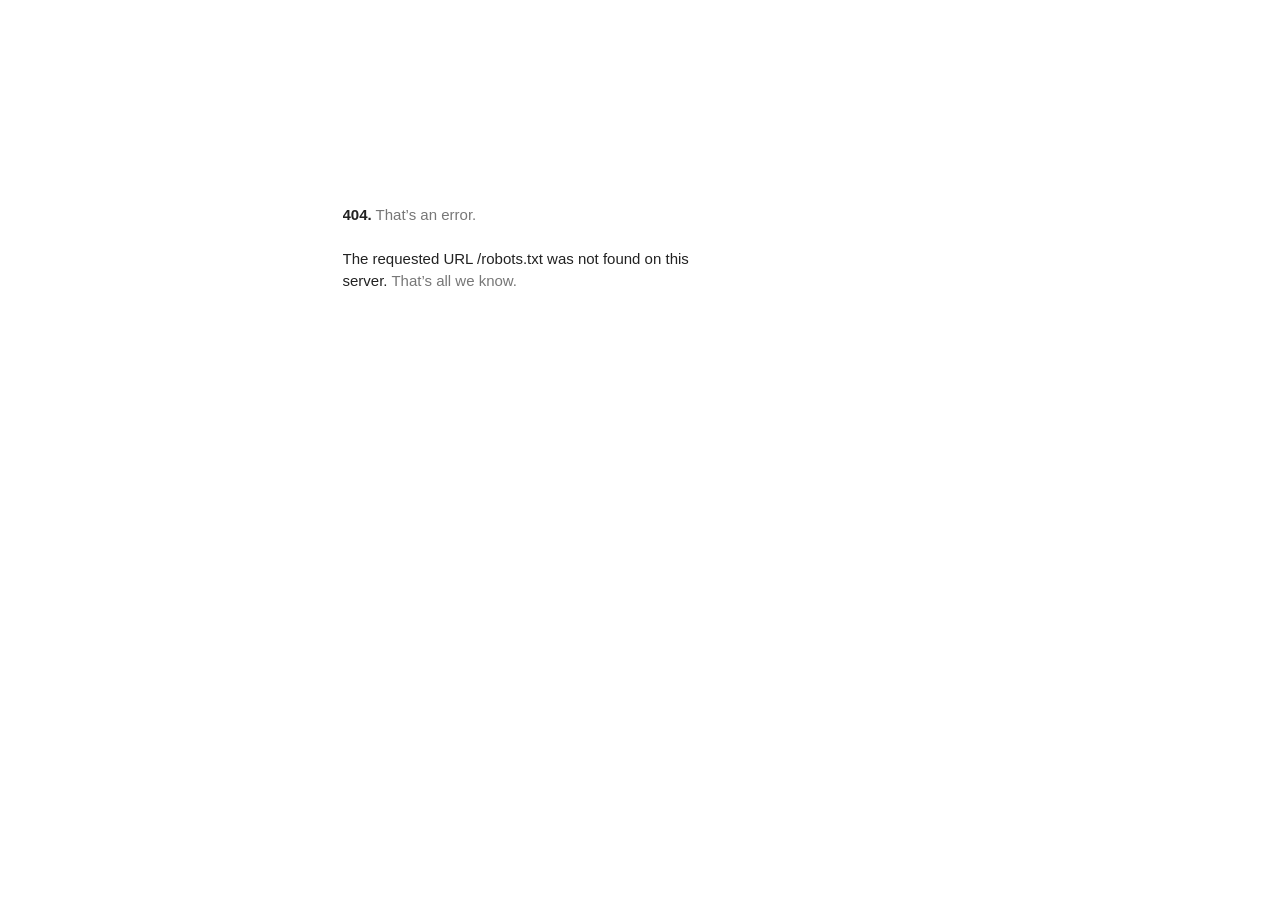
<file: robots.txt.html>
<!DOCTYPE html>
<html lang=en>
  <meta charset=utf-8>
  <meta name=viewport content="initial-scale=1, minimum-scale=1, width=device-width">
  <title>Error 404 (Not Found)!!1</title>
  <style>
    *{margin:0;padding:0}html,code{font:15px/22px arial,sans-serif}html{background:#fff;color:#222;padding:15px}body{margin:7% auto 0;max-width:390px;min-height:180px;padding:30px 0 15px}* > body{background:url(https://www.google.com/images/errors/robot.png) 100% 5px no-repeat;padding-right:205px}p{margin:11px 0 22px;overflow:hidden}ins{color:#777;text-decoration:none}a img{border:0}@media screen and (max-width:772px){body{background:none;margin-top:0;max-width:none;padding-right:0}}#logo{background:url(https://www.google.com/images/branding/googlelogo/1x/googlelogo_color_150x54dp.png) no-repeat;margin-left:-5px}@media only screen and (min-resolution:192dpi){#logo{background:url(https://www.google.com/images/branding/googlelogo/2x/googlelogo_color_150x54dp.png) no-repeat 0% 0%/100% 100%;-moz-border-image:url(https://www.google.com/images/branding/googlelogo/2x/googlelogo_color_150x54dp.png) 0}}@media only screen and (-webkit-min-device-pixel-ratio:2){#logo{background:url(https://www.google.com/images/branding/googlelogo/2x/googlelogo_color_150x54dp.png) no-repeat;-webkit-background-size:100% 100%}}#logo{display:inline-block;height:54px;width:150px}
  </style>
  <a href="https://www.google.com/"><span id=logo aria-label=Google></span></a>
  <p><b>404.</b> <ins>That’s an error.</ins>
  <p>The requested URL <code>/robots.txt</code> was not found on this server.  <ins>That’s all we know.</ins>
</file>
